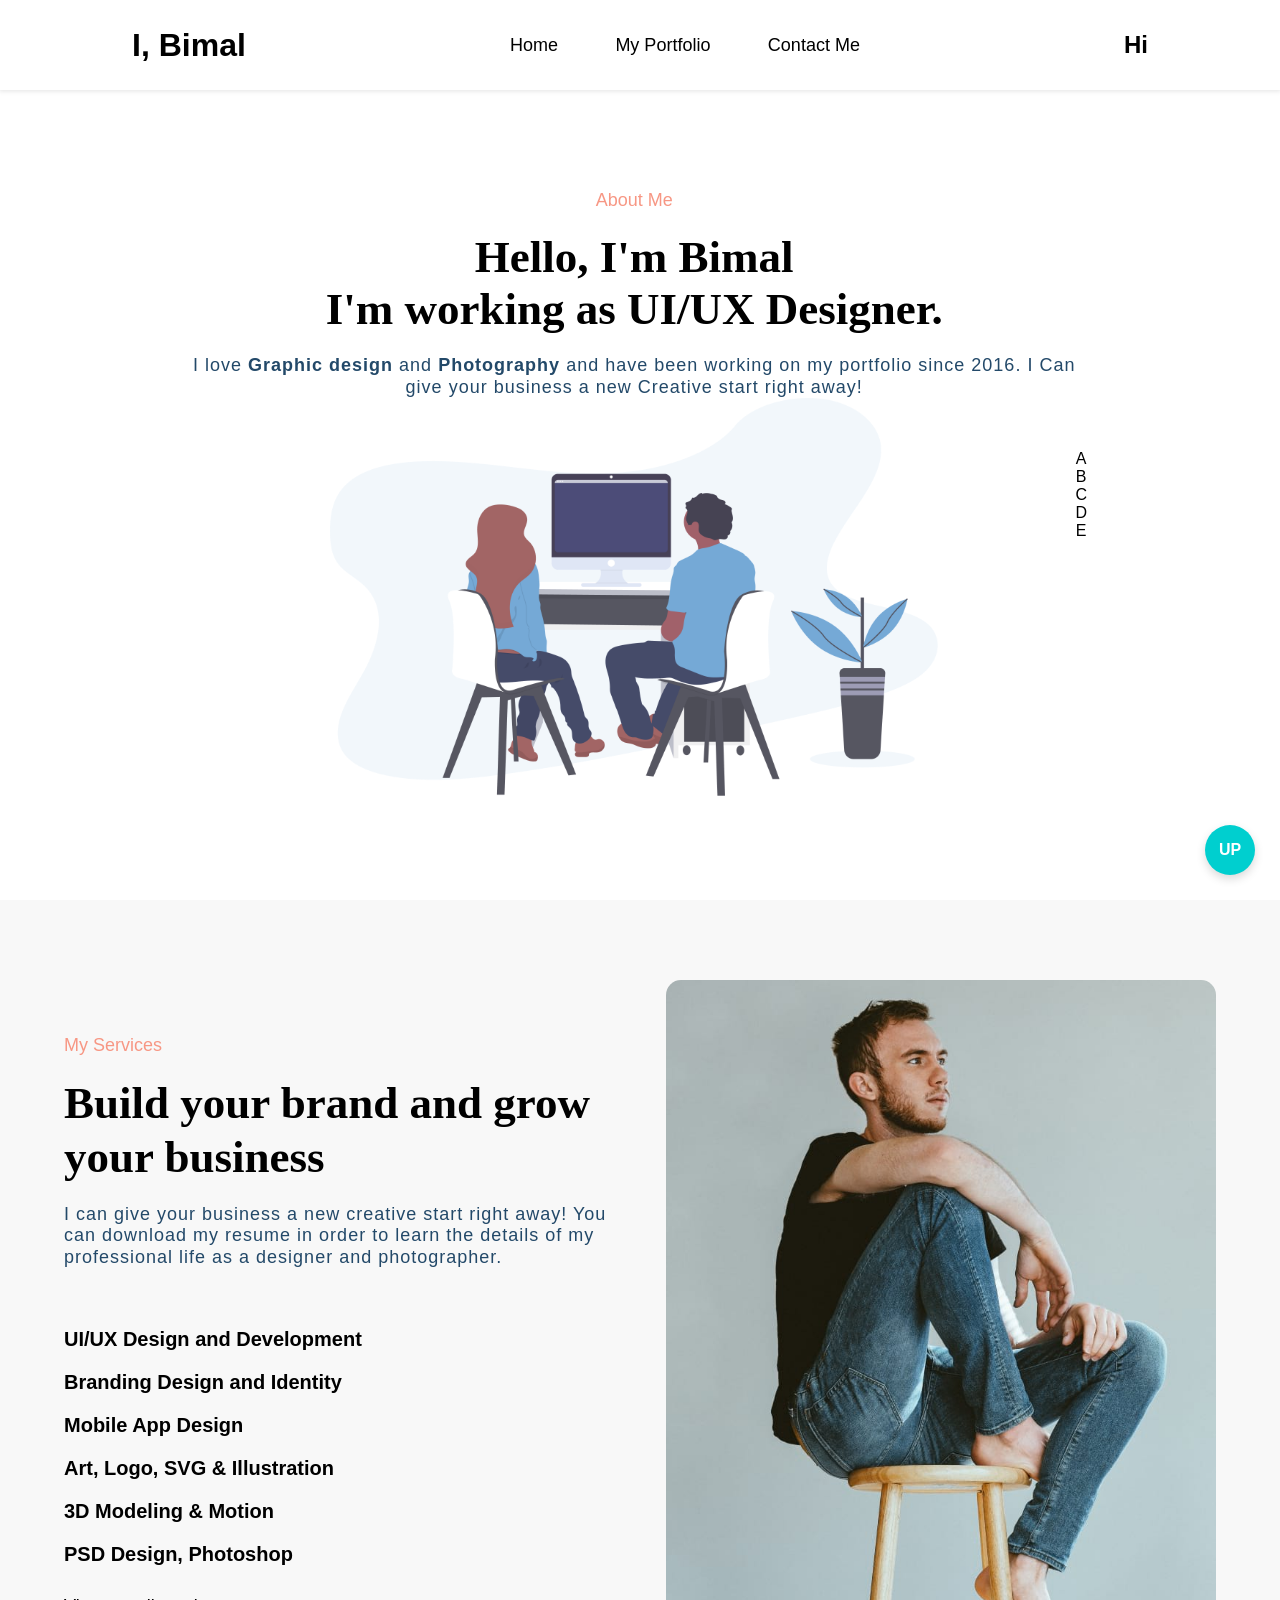
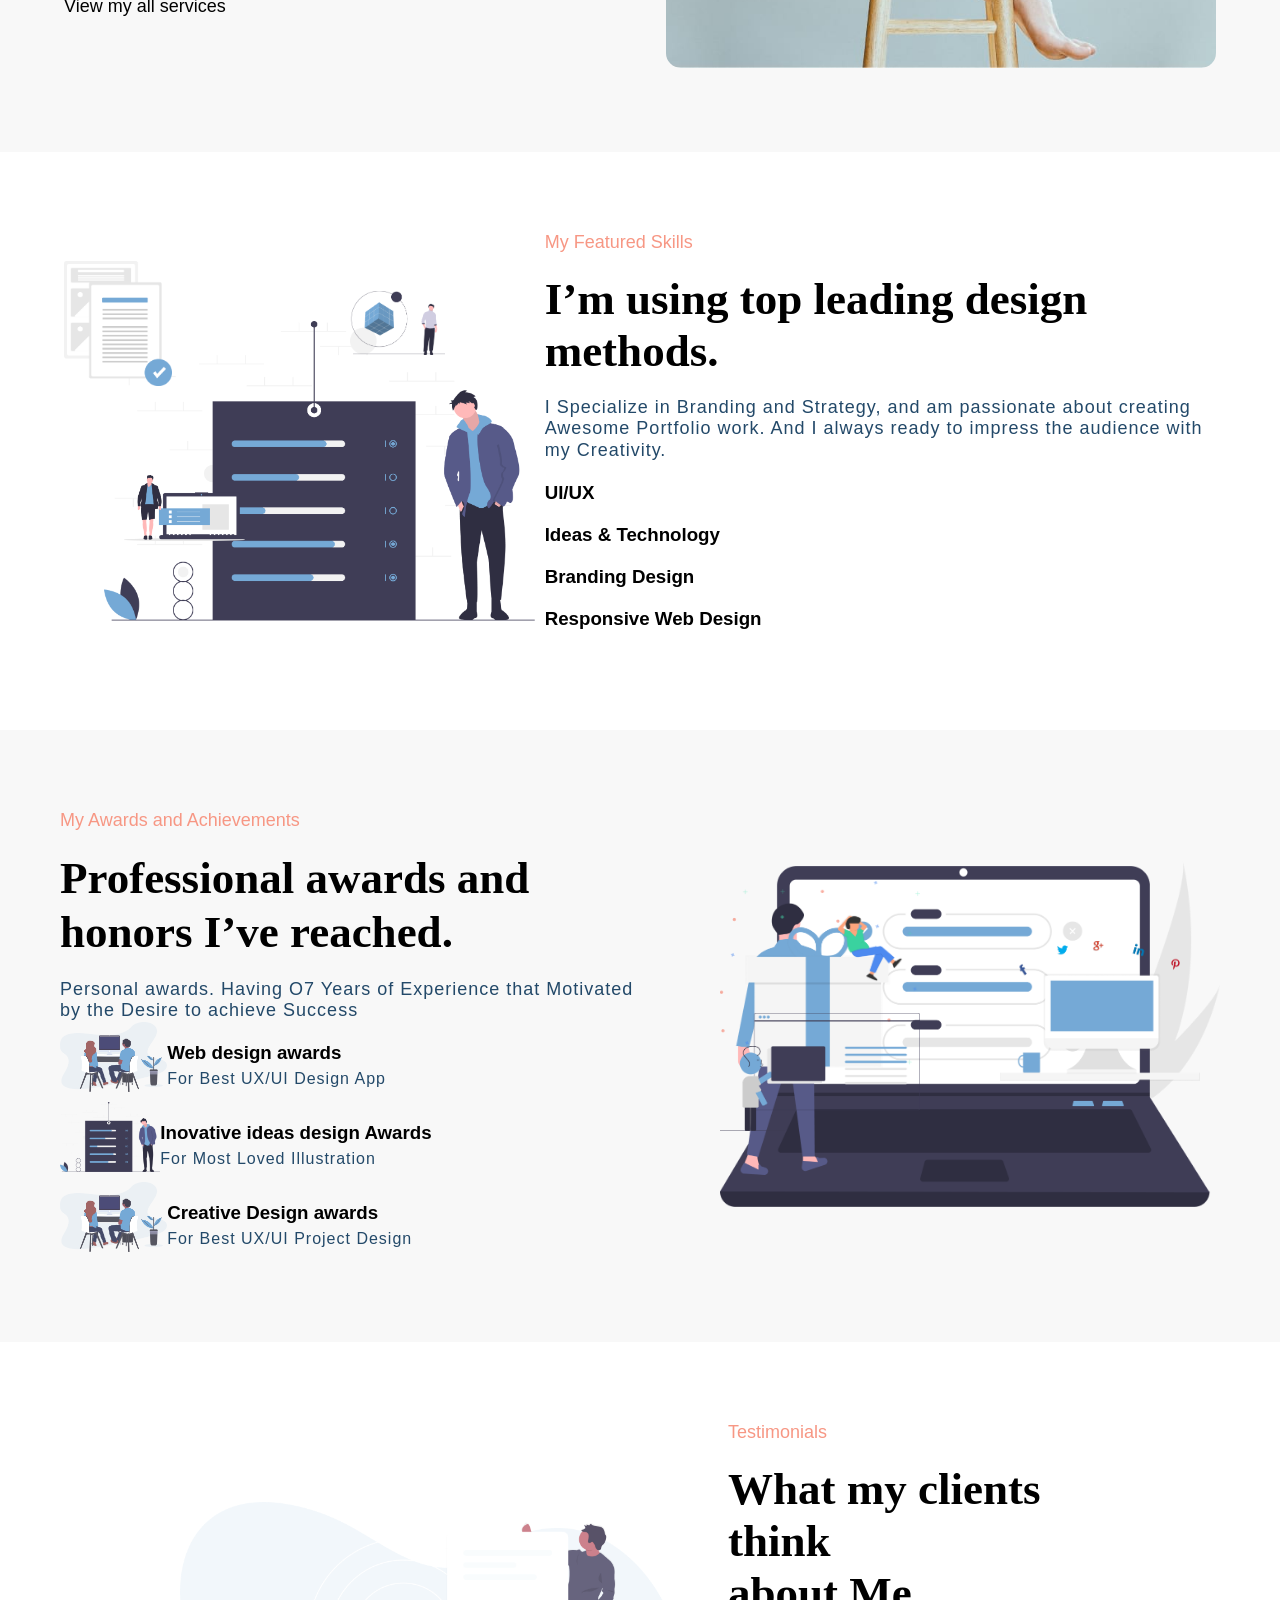
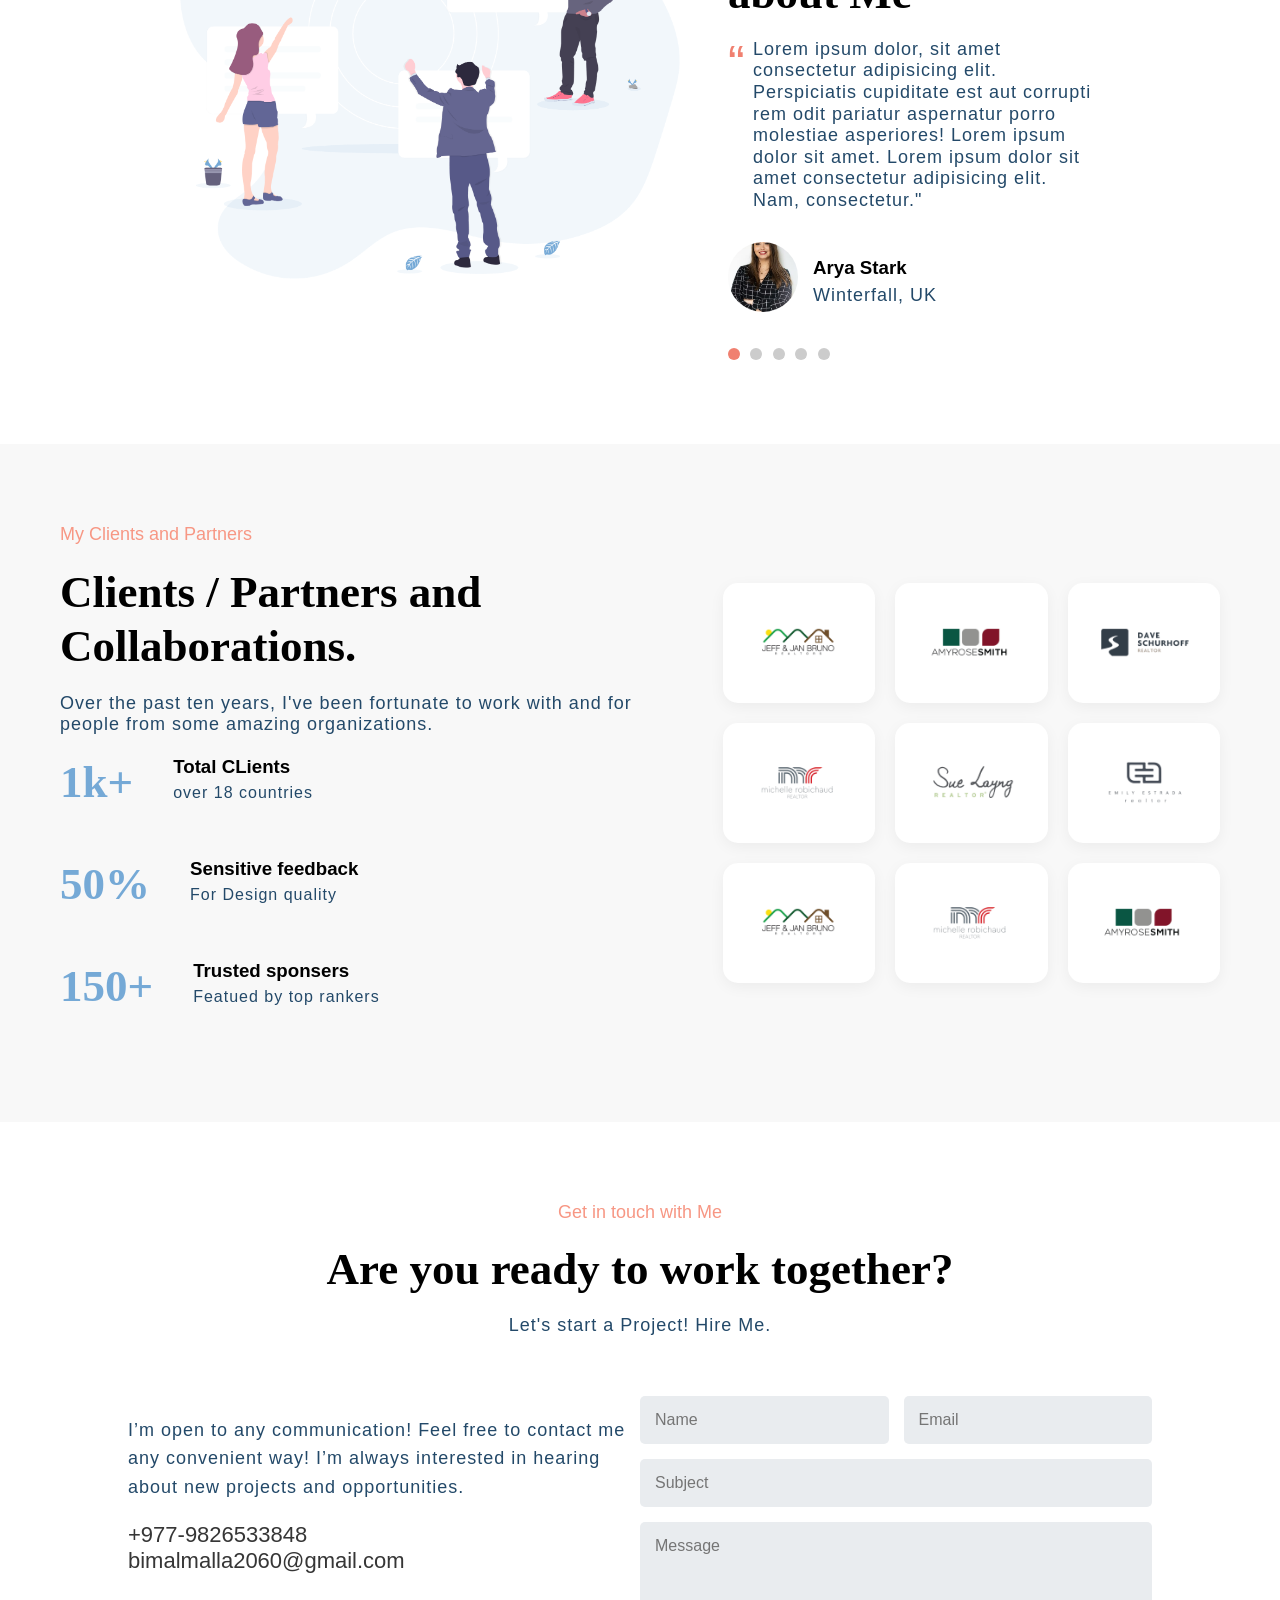
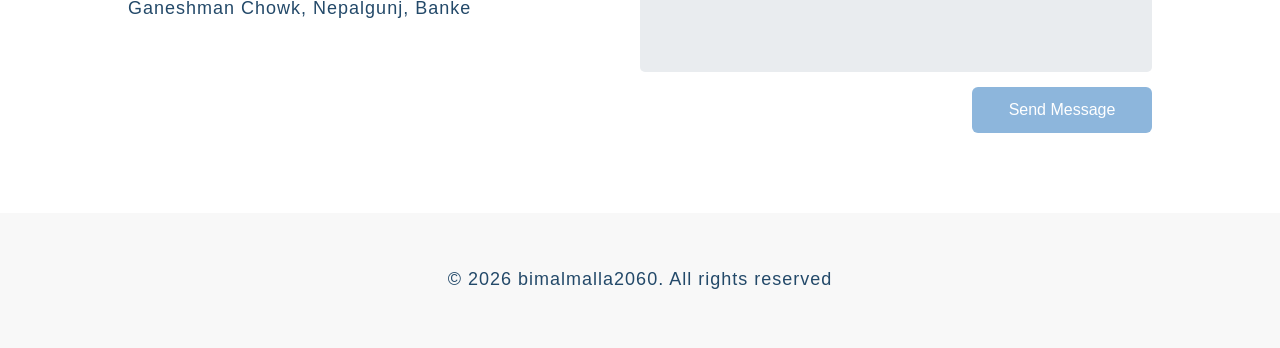
<file: index.html>
<!DOCTYPE html>
<html lang="en">

<head>
    <meta charset="UTF-8">
    <meta name="viewport" content="width=device-width, initial-scale=1.0">
    <link rel="stylesheet" href="style.css">
    <link rel="stylesheet" href="responsive.css">
    <title>I,Bimal</title>

</head>

<body>
    <!-- Preloader -->
    <div id="preloader">
        <div class="loader">
            <div class="loader-circle"></div>
            <span class="loader-text">Loading...</span>
        </div>
    </div>
    <nav>
        <div class="nav-logo">
            <h1><a href="#">I, Bimal</a></h1>
        </div>
        <div>
            <ul class="nav-list">
                <li><a href="#">Home</a></li>
                <li><a href="portfolio.html">My Portfolio</a></li>
                <li><a href="contact.html">Contact Me</a></li>
            </ul>
        </div>
        <div class="nav-icon">
            <h2>Hi</h2>
        </div>
    </nav>
    <div class="container">
        <div class="herosection">
            <div class="main-content">
                <span>About Me</span>
                <h1>Hello, I'm Bimal <br> I'm working as UI/UX Designer.</h1>
                <p>I love <b>Graphic design</b> and <b>Photography</b> and have been working on my portfolio since 2016.
                    I Can <br> give your business a new Creative start right away!</p>
                <img src="./images/banner.png" alt="Banner">
            </div>
            <div class="social">
                <ul>
                    <li><a href="#">A</a></li>
                    <li><a href="#">B</a></li>
                    <li><a href="#">C</a></li>
                    <li><a href="#">D</a></li>
                    <li><a href="#">E</a></li>
                </ul>
            </div>
        </div>
    </div>

    <!-- Services -->

    <div class="s-container">
        <div class="services">
            <div class="text">
                <span>My Services</span>
                <h1>Build your brand and grow your business</h1>
                <p>I can give your business a new creative start right away! You can download my resume in order to
                    learn the details of my professional life as a designer and photographer.</p>
                <ul>
                    <li><a href="#">UI/UX Design and Development</a></li>
                    <li><a href="#">Branding Design and Identity</a></li>
                    <li><a href="#">Mobile App Design</a></li>
                    <li><a href="#">Art, Logo, SVG & Illustration</a></li>
                    <li><a href="#">3D Modeling & Motion</a></li>
                    <li><a href="#">PSD Design, Photoshop</a></li>
                </ul>
                <div class="btn"><a href="">View my all services</a></div>
            </div>
            <div class="img">
                <img src="./images/about.jpg" alt="">
            </div>
        </div>
    </div>

    <!-- Go to top -->
    <div class="go-top">
        <a href="#">UP</a>
    </div>

    <!-- Skills -->
    <div class="skill-section">
        <div class="left-img">
            <img id="d" src="./images/skills.png" alt="">
            <img id="a" src="./images/file.png" alt="">
            <img id="b" src="./images/file1.png" alt="">
            <img id="c" src="./images/file2.png" alt="">
        </div>
        <div class="right-text">
            <span>My Featured Skills</span>
            <h1>I’m using top leading design methods.</h1>
            <p>I Specialize in Branding and Strategy, and am passionate about creating Awesome Portfolio work. And I
                always ready to impress the audience with my Creativity.</p>
            <div>
                <h3>UI/UX</h3>
                <h3>Ideas & Technology</h3>
                <h3>Branding Design
                </h3>
                <h3>Responsive Web Design</h3>

            </div>
        </div>
    </div>
    <!-- achievement -->
    <div class="a-container">
        <div class="box">
            <div class="left-text">
                <span>My Awards and Achievements</span>
                <h1 style="line-height: 1.2;">Professional awards and honors I’ve reached.</h1>
                <p>Personal awards. Having O7 Years of Experience that Motivated by the Desire to achieve Success</p>
                <div class="achive">
                    <div class="acv">
                        <img src="./images/banner.png" alt="">
                        <div>
                            <h3>Web design awards</h3>
                            <p>For Best UX/UI Design App</p>
                        </div>
                    </div>
                    <div class="acv">
                        <img src="./images/skills.png" alt="">
                        <div>
                            <h3>Inovative ideas design Awards</h3>
                            <p>For Most Loved Illustration</p>
                        </div>
                    </div>
                    <div class="acv">
                        <img src="./images/banner.png" alt="">
                        <div>
                            <h3>Creative Design awards</h3>
                            <p>For Best UX/UI Project Design</p>
                        </div>
                    </div>
                </div>
            </div>
            <div class="right-img">
                <img id="aw" src="./images/award.png" alt="">
                <img id="aw1" src="./images/award1.png" alt="">
                <img id="aw2" src="./images/award2.png" alt="">
                <img id="aw3" src="./images/awards.png" alt="">

            </div>
        </div>
    </div>
    <section>
        <div class="testimonials">
            <div class="leftimg">
                <img src="./images/clients.png" alt="">
            </div>
            <div class="righttext">
                <span>Testimonials</span>
                <h1>What my clients think <br>about Me</h1>
                <p>Lorem ipsum dolor, sit amet consectetur adipisicing elit. Perspiciatis cupiditate est aut corrupti
                    rem odit pariatur aspernatur porro molestiae asperiores! Lorem ipsum dolor sit amet. Lorem ipsum
                    dolor sit amet consectetur adipisicing elit. Nam, consectetur."</p>
                <div class="man">

                    <div class="testi-logo">
                        <img src="./images/team4.jpg" alt="">
                    </div>
                    <div class="tesi-name">
                        <h3>Arya Stark</h3>
                        <p>Winterfall, UK</p>
                    </div>
                </div>
                <div class="dots">
                    <span class="active"></span>
                    <span></span>
                    <span></span>
                    <span></span>
                    <span></span>
                </div>
            </div>
        </div>
    </section>
    <!-- clients and partners -->
    <section>
        <div class="a-container">
            <div class="box">
                <div class="left-text">
                    <span>My Clients and Partners</span>
                    <h1 style="line-height: 1.2;">Clients / Partners and Collaborations.</h1>
                    <p>Over the past ten years, I've been fortunate to work with and for people from some amazing
                        organizations.</p>
                    <div class="achive clients">
                        <div class="acv">
                            <h1>1k+</h1>
                            <div>
                                <h3>Total CLients</h3>
                                <p>over 18 countries</p>
                            </div>
                        </div>
                        <div class="acv">
                            <h1>50%</h1>
                            <div>
                                <h3>Sensitive feedback</h3>
                                <p>For Design quality</p>
                            </div>
                        </div>
                        <div class="acv">
                            <h1>150+</h1>
                            <div>
                                <h3>Trusted sponsers</h3>
                                <p>Featued by top rankers</p>
                            </div>
                        </div>
                    </div>
                </div>
                <div class="partner-img">
                    <div class="partners">
                        <img src="./images/client1.png" alt="">
                    </div>
                    <div class="partners">
                        <img src="./images/client2.png" alt="">
                    </div>
                    <div class="partners">
                        <img src="./images/client3.png" alt="">
                    </div>
                    <div class="partners">
                        <img src="./images/client4.png" alt="">
                    </div>
                    <div class="partners">
                        <img src="./images/client5.png" alt="">
                    </div>
                    <div class="partners">
                        <img src="./images/client6.png" alt="">
                    </div>
                    <div class="partners">
                        <img src="./images/client1.png" alt="">
                    </div>
                    <div class="partners">
                        <img src="./images/client4.png" alt="">
                    </div>
                    <div class="partners">
                        <img src="./images/client2.png" alt="">
                    </div>

                </div>
            </div>
        </div>
    </section>
    <section class="contact">
        <div class="contact-section">
            <div class="top">
                <span>Get in touch with Me</span>
                <h1>Are you ready to work together?</h1>
                <p>Let's start a Project! Hire Me.</p>
            </div>
            <div class="contact-info">
                <div>
                    <p>I’m open to any communication! Feel free to contact me any convenient way! I’m always interested
                        in hearing about new projects and opportunities.</p>
                    <a href="tel:+9779826533848">+977-9826533848</a> <br>
                    <a href="mailto:bimalmalla2060@gmail.com">bimalmalla2060@gmail.com</a>
                    <p>Ganeshman Chowk, Nepalgunj, Banke</p>
                </div>
                <div class="form-box">
                    <form action="">
                        <div class="row">
                            <input type="text" placeholder="Name" required>
                            <input type="email" placeholder="Email" required>
                        </div>

                        <input type="text" placeholder="Subject">
                        <textarea rows="5" cols="40" maxlength="200" minlength="10" placeholder="Message"
                            required></textarea>
                        <button>Send Message</button>
                    </form>
                </div>
            </div>
        </div>
    </section>
    <footer>
        <p> &copy; 2026 bimalmalla2060. All rights reserved</p>
    </footer>

    <script>
        window.addEventListener('load', function() {
            const preloader = document.getElementById('preloader');
            setTimeout(() => {
                preloader.classList.add('hidden');
            }, 1500); // 1.5 seconds delay to show the effect
        });
    </script>
</body>

</html>
</file>
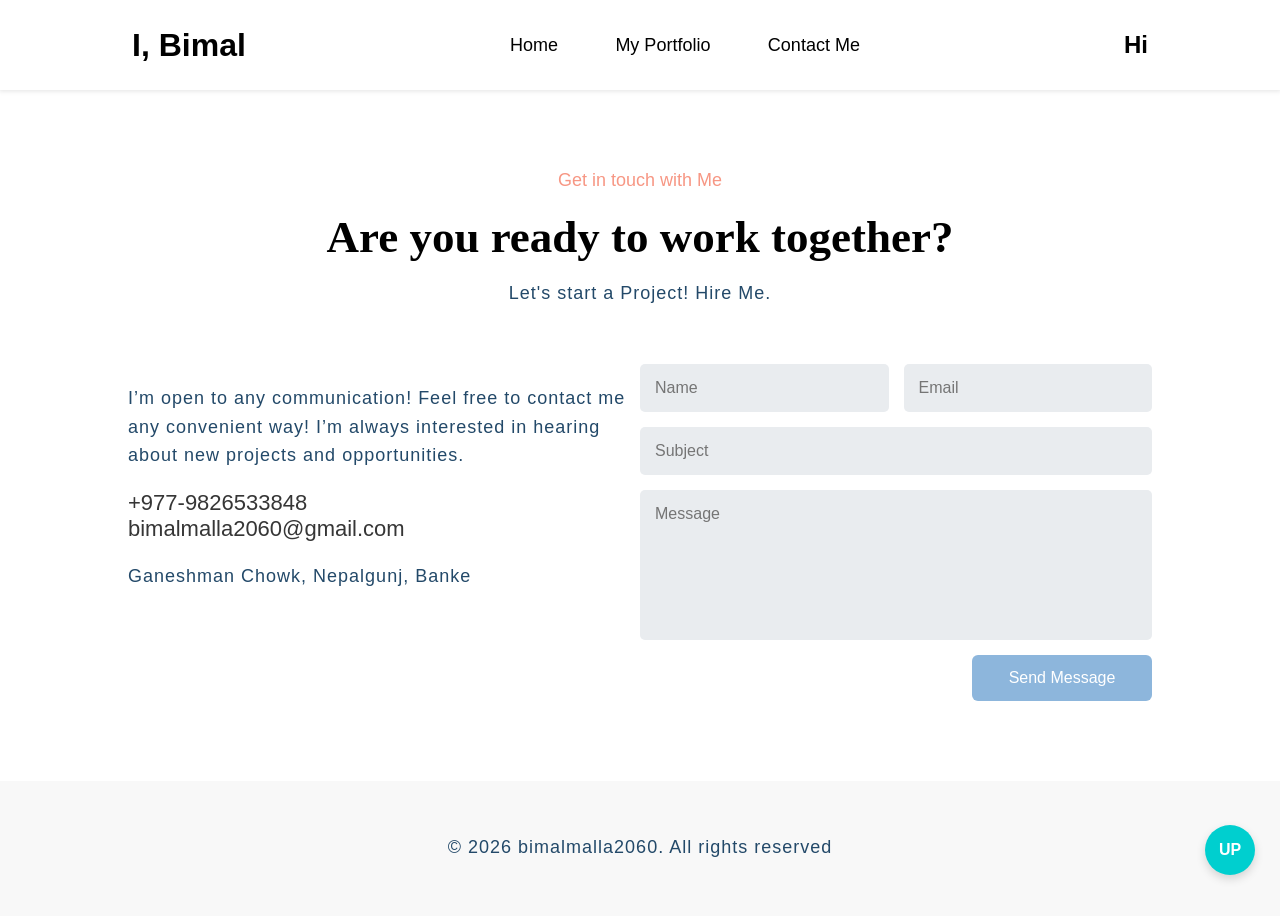
<file: contact.html>
<!DOCTYPE html>
<html lang="en">

<head>
    <meta charset="UTF-8">
    <meta name="viewport" content="width=device-width, initial-scale=1.0">
    <link rel="stylesheet" href="style.css">
    <link rel="stylesheet" href="responsive.css">
    <title>I,Bimal</title>
</head>

<body>
    <nav>
        <div class="nav-logo">
            <h1><a href="index.html">I, Bimal</a></h1>
        </div>
        <div>
            <ul class="nav-list">
                <li><a href="index.html">Home</a></li>
                <li><a href="portfolio.html">My Portfolio</a></li>
                <li><a href="contact.html">Contact Me</a></li>
            </ul>
        </div>
        <div class="nav-icon">
            <h2>Hi</h2>
        </div>
    </nav>
    <section class="contact">
        <div class="contact-section">
            <div class="top">
                <span>Get in touch with Me</span>
                <h1>Are you ready to work together?</h1>
                <p>Let's start a Project! Hire Me.</p>
            </div>
            <div class="contact-info">
                <div>
                    <p>I’m open to any communication! Feel free to contact me any convenient way! I’m always interested
                        in hearing about new projects and opportunities.</p>
                    <a href="tel:+9779826533848">+977-9826533848</a> <br>
                    <a href="mailto:bimalmalla2060@gmail.com">bimalmalla2060@gmail.com</a>
                    <p>Ganeshman Chowk, Nepalgunj, Banke</p>
                </div>
                <div class="form-box">
                    <form action="">
                        <div class="row">
                            <input type="text" placeholder="Name" required>
                            <input type="email" placeholder="Email" required>
                        </div>

                        <input type="text" placeholder="Subject">
                        <textarea rows="5" cols="40" maxlength="200" minlength="10" placeholder="Message"
                            required></textarea>
                        <button>Send Message</button>
                    </form>
                </div>
            </div>
        </div>
    </section>
    <!-- Go to top -->
    <div class="go-top">
        <a href="#">UP</a>
    </div>
    <footer>
        <p> &copy; 2026 bimalmalla2060. All rights reserved</p>
    </footer>
</body>

</html>
</file>
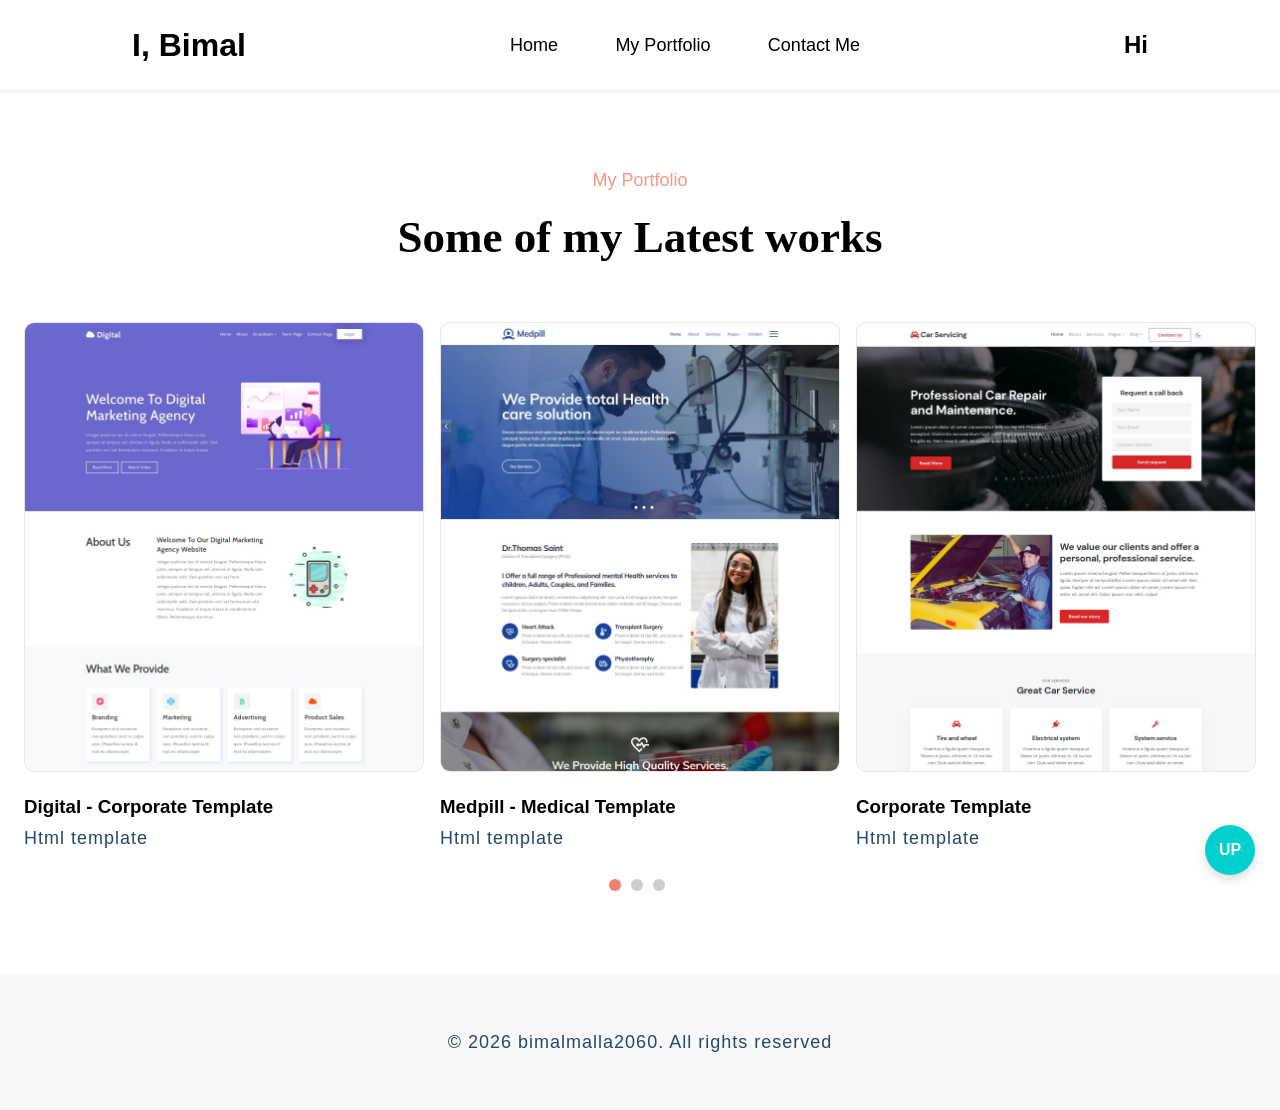
<file: portfolio.html>
<!DOCTYPE html>
<html lang="en">

<head>
    <meta charset="UTF-8">
    <meta name="viewport" content="width=device-width, initial-scale=1.0">
    <link rel="stylesheet" href="style.css">
    <link rel="stylesheet" href="responsive.css">
    <title>I,Bimal</title>
</head>

<body>
    <nav>
        <div class="nav-logo">
            <h1><a href="index.html">I, Bimal</a></h1>
        </div>
        <div>
            <ul class="nav-list">
                <li><a href="index.html">Home</a></li>
                <li><a href="portfolio.html">My Portfolio</a></li>
                <li><a href="contact.html">Contact Me</a></li>
            </ul>
        </div>
        <div class="nav-icon">
            <h2>Hi</h2>
        </div>
    </nav>
    <section>
        <div class="portfolio contact">
            <div class="top">

                <span>My Portfolio</span>
                <h1>Some of my Latest works</h1>
            </div>
            <div class="works">
                <div class="work">
                    <img src="./images/template1.jpg" alt="">
                    <h3>Digital - Corporate Template</h3>
                    <p>Html template</p>
                </div>
                <div class="work">
                    <img src="./images/template3.jpg" alt="">
                    <h3>Medpill - Medical Template</h3>
                    <p>Html template</p>
                </div>
                <div class="work">
                    <img src="./images/template6.jpg" alt="">
                    <h3>Corporate Template</h3>
                    <p>Html template</p>
                </div>

            </div>
            <div class="dots port-dots">
                <span class="active"></span>
                <span></span>
                <span></span>
            </div>
        </div>
    </section>
    <!-- Go to top -->
    <div class="go-top">
        <a href="#">UP</a>
    </div>
    <footer>
        <p> &copy; 2026 bimalmalla2060. All rights reserved</p>
    </footer>
</body>

</html>
</file>
<file: style.css>
* {
    margin: 0;
    padding: 0;
    box-sizing: border-box;
    font-family: 'Work Sans', sans-serif;
}

html {
    scroll-behavior: smooth;
}

p {
    color: #234969;
    font-size: 18px;
    line-height: 1.2;
    letter-spacing: 1px;
}

h1 {
    font-family: 'Libre Baskerville', serif;
    font-size: 45px;
    font-weight: 700;
    margin: 20px 0;
}

a {
    color: black;
    text-decoration: none;
}

ul {
    list-style: none;
}

nav {
    height: 90px;
    width: 100%;
    display: flex;
    justify-content: space-around;
    align-items: center;
    position: sticky;
    z-index: 99;
    top: 0;
    background-color: rgb(255, 255, 255);
    box-shadow: 0px 0px 5px 1px rgb(227, 227, 227);
}

.nav-logo h1 {
    font-size: 32px;
}

.nav-list {
    width: 350px;
    display: flex;
    justify-content: space-between;
}

.nav-list a {
    font-size: 18px;
}

.nav-list a:hover {
    color: rgb(0, 207, 207);

}

.container {
    margin: 0 auto;
    max-width: 1200px;
    padding: 0 40px;
}

.herosection {
    display: flex;
    justify-content: center;
    align-items: center;
    text-align: center;
    min-height: calc(100vh - 90px);
    padding: 60px 0;
}

span {
    color: #f79784;
    font-size: 18px;
}

.main-content img {
    width: 38rem;
}

/* Services */
.s-container {
    background-color: rgb(248, 248, 248);
    padding: 80px 0;
}

.services {
    width: 90%;
    max-width: 1200px;
    margin: auto;
    display: flex;
    gap: 1.5rem;
    align-items: center;
}

.text h1 {
    line-height: 1.2;
}

.text p {
    padding-bottom: 40px;
}

.text ul li {
    margin-top: 20px;
    font-size: 20px;
    font-weight: 600;
}

.btn {
    font-size: 18px;
    margin: 30px 0px 0px;
}

.img img {
    width: 550px;
    /* margin-right: 160px; */
    border-radius: 15px;
}

.go-top a {
    background-color: rgb(0, 207, 207);
    width: 50px;
    height: 50px;
    border-radius: 50%;
    position: fixed;
    right: 25px;
    bottom: 25px;
    display: flex;
    justify-content: center;
    align-items: center;
    color: white;
    font-weight: 600;
    box-shadow: 0 4px 10px rgba(0, 0, 0, 0.15);
    z-index: 999;
    transition: all 0.3s ease;
}

.go-top a:hover {
    background-color: rgb(0, 175, 175);
    transform: translateY(-5px);
    box-shadow: 0 6px 15px rgba(0, 0, 0, 0.25);
}

/* Skills */
.skill-section {
    padding: 80px 0;
    max-width: 1200px;
    width: 90%;
    margin: auto;
    display: flex;
    justify-content: center;
    gap: 50px;
    align-items: center;
}

.left-img {
    min-height: 400px;
    width: 80%;
    position: relative;
}

#a {
    width: 25%;
    max-width: 180px;
    position: absolute;
    top: 20px;
}

#b {
    width: 22%;
    max-width: 150px;
    position: absolute;
    top: 50px;
    right: 50px;
}

#c {
    width: 28%;
    max-width: 200px;
    position: absolute;
    left: 60px;
    bottom: 100px;
}

#d {
    width: 100%;
    max-width: 500px;
    position: absolute;
    top: 80px;
    left: 40px;
}

h3 {
    font-weight: 600;
    margin: 20px 0px;
}

/* achievement */

.a-container {
    background-color: rgb(248, 248, 248);
    padding: 80px 0;
}

.box {
    display: flex;
    max-width: 1200px;
    margin: 0 auto;
    padding: 0 20px;
    gap: 60px;
    justify-content: center;
    align-items: center;
}

.acv {
    img {
        height: 70px;
    }

    display: flex;
    padding-bottom: 10px;

    p {
        font-size: 16px;
        margin-top: -15px;
    }
}

.right-img {
    position: relative;
}

#aw {
    width: 200px;
    position: absolute;
    top: 20px;
}

#aw1 {
    width: 200px;
    position: absolute;
    right: 20px;
    top: 80px;
}

#aw2 {
    width: 200px;
    position: absolute;
    bottom: 80px;
}

#aw3 {
    width: 500px;
    /* position: relative; */
    /* bottom: -100px; */
}

/* ---------Testimonils----------- */
.testimonials {
    display: flex;
    max-width: 1000px;
    margin: 80px auto;
    padding: 0 40px;
    align-items: center;
    gap: 3rem;
}

.leftimg img {
    width: 500px;
}

.man {
    display: flex;
    align-items: center;
    gap: 15px;
    margin: 30px 0px;
}

.testi-logo img {
    width: 70px;
    height: 70px;
    border-radius: 50%;
    object-fit: cover;
}

.tesi-name h3 {
    margin: 6px 0px;
}

.righttext>p:first-of-type {
    position: relative;
    padding-left: 25px;
}

.righttext>p:first-of-type::before {
    content: "“";
    position: absolute;
    left: 0;
    top: -5px;
    font-size: 50px;
    color: #f08070;
}

.dots {
    margin-top: 15px;
}

.dots span {
    height: 12px;
    width: 12px;
    background: #ccc;
    display: inline-block;
    border-radius: 50%;
    margin-right: 6px;
}

.dots span:active {
    background: #f08070;

}

.dots span.active {
    background: #f08070;
}

/* ------clints and achievments----- */
.clients .acv h1 {
    color: #75a9d6;
    margin-right: 2.5rem;
}

.partner-img {
    display: grid;
    grid-template-columns: repeat(3, 1fr);
    grid-template-rows: repeat(3, 120px);
    gap: 20px;
}

.partners {
    background-color: #fff;
    border-radius: 15px;
    display: flex;
    justify-content: center;
    align-items: center;
    padding: 20px;
    box-shadow: 0 4px 15px rgba(0, 0, 0, 0.05);
    transition: transform 0.3s ease;
}

.partners:hover {
    transform: translateY(-5px);
}

.partner-img img {
    max-width: 100%;
    max-height: 100%;
    object-fit: contain;
}

/* ------contact----------- */

.contact {
    padding: 5rem 0;
}

.contact-section {
    width: 80%;
    margin: auto;
}

.top {
    text-align: center;
    margin-bottom: 3.7rem;
}

.contact-info {
    display: flex;
    align-self: flex-start;
}


.contact-info>div:first-child {
    flex: 1;
}

.contact-info div a {
    font-size: 22px;
    color: rgb(54, 54, 54);
    text-decoration: none;
}

.contact-info div p {
    margin: 20px 0;
    line-height: 1.6;
}

.form-box {
    flex: 1;
}

.form-box form {
    display: flex;
    flex-direction: column;
    gap: 15px;
}

.row {
    display: flex;
    gap: 15px;
}


input,
textarea {
    width: 100%;
    padding: 15px;
    border: none;
    background: #e9ecef;
    border-radius: 5px;
    font-size: 16px;
    outline: none;
}

textarea {
    height: 150px;
    resize: none;
}

button {
    width: 180px;
    padding: 14px;
    border: none;
    background: #8db6dc;
    color: white;
    font-size: 16px;
    border-radius: 6px;
    cursor: pointer;
    align-self: flex-end;
}

/* --portfolio*-- */
.works {
    display: flex;
    justify-content: center;
    align-items: center;

    gap: 1rem;
}

.works img {
    width: 25rem;
    border: solid rgb(243, 226, 226) 1px;
    border-radius: 10px;
}

.work p {
    line-height: 0;
}

.work:hover {
    color: rgb(0, 207, 207);

}

.port-dots {
    padding-top: 1.5rem;
    text-align: center;
}

footer {
    height: 15vh;

    background-color: rgb(248, 248, 248);
    display: flex;
    align-items: center;
    justify-content: center;
}

/* --- Preloader --- */
#preloader {
    position: fixed;
    top: 0;
    left: 0;
    width: 100%;
    height: 100vh;
    background-color: rgb(255, 255, 255);
    z-index: 9999;
    display: flex;
    justify-content: center;
    align-items: center;
    transition: opacity 0.5s ease-out, visibility 0.5s ease-out;
}

#preloader.hidden {
    opacity: 0;
    visibility: hidden;
}

.loader {
    display: flex;
    flex-direction: column;
    align-items: center;
    gap: 15px;
}

.loader-circle {
    width: 60px;
    height: 60px;
    border: 5px solid rgb(227, 227, 227);
    border-top: 5px solid rgb(0, 207, 207);
    border-radius: 50%;
    animation: spin 1s linear infinite;
}

.loader-text {
    font-size: 18px;
    font-weight: 600;
    color: #234969;
    letter-spacing: 2px;
}

@keyframes spin {
    0% { transform: rotate(0deg); }
    100% { transform: rotate(360deg); }
}
</file>
<file: responsive.css>
@media screen and (max-width:850px) {
    .container {
        margin: 0px 20px;
    }

    .box {
        margin: 0px 20px;
        gap: 40px;
        flex-direction: column;
        height: auto;
        padding: 40px 0;
    }

    .s-container,
    .a-container {
        height: auto;
        padding: 40px 0;
    }

    h1 {
        font-size: 32px;
    }

    p {
        font-size: 16px;
    }

    /* Nav */
    nav {
        flex-direction: column;
        height: auto;
        padding: 15px 10px;
        gap: 10px;
        position: relative;
    }

    .nav-list {
        width: 100%;
        justify-content: center;
        gap: 10px;
        flex-wrap: wrap;
    }

    .nav-icon {
        display: none;
    }

    /* Hero */
    .herosection {
        height: auto;
        min-height: 100vh;
        flex-direction: column-reverse;
        padding: 40px 0;
    }

    .main-content {
        margin-top: 40px;
    }

    .main-content img {
        width: 100%;
        max-width: 450px;
    }

    .social ul {
        margin-top: 20px;
        display: flex;
        flex-direction: row;
        justify-content: center;
        gap: 15px;
    }

    .social ul li {
        font-size: 20px;
        letter-spacing: normal;
    }

    /* Services */
    .services {
        flex-direction: column;
        height: auto;
        width: 90%;
        gap: 30px;
    }

    .img img {
        width: 100%;
        max-width: 450px;
    }

    /* Skills */
    .skill-section {
        height: auto;
        flex-direction: column-reverse;
        gap: 40px;
        width: 90%;
        padding: 60px 0;
    }

    .left-img {
        width: 100%;
        min-height: 350px;
        position: relative;
        display: block;
    }

    #d {
        position: relative;
        width: 80%;
        max-width: 350px;
        top: 60px;
        left: 10%;
        display: block;
    }

    #a {
        position: absolute;
        width: 25%;
        max-width: 120px;
        top: 0;
        left: 5%;
    }

    #b {
        position: absolute;
        width: 22%;
        max-width: 100px;
        top: 30px;
        right: 5%;
    }

    #c {
        position: absolute;
        width: 28%;
        max-width: 140px;
        bottom: 50px;
        left: 15%;
    }

    /* Achievement */
    .acv {
        flex-direction: row;
        align-items: flex-start;
        text-align: left;
    }

    .acv img {
        margin-right: 15px;
        margin-bottom: auto;
    }

    .right-img {
        position: relative;
        width: 100%;
        min-height: 400px;
        display: block;
        margin-top: 20px;
    }

    #aw3 {
        position: relative;
        width: 70%;
        max-width: 350px;
        top: 150px;
        left: 15%;
        display: block;
    }

    #aw {
        position: absolute;
        width: 35%;
        max-width: 150px;
        top: 20px;
        left: 0;
    }

    #aw1 {
        position: absolute;
        width: 35%;
        max-width: 150px;
        right: 0;
        top: 80px;
    }

    #aw2 {
        position: absolute;
        width: 35%;
        max-width: 150px;
        bottom: 20px;
        left: 0;
    }

    /* Testimonials */
    .testimonials {
        flex-direction: column-reverse;
        margin: 50px 20px;
        gap: 30px;
        text-align: center;
    }

    .leftimg img {
        width: 100%;
        max-width: 400px;
    }

    .man {
        justify-content: center;
    }

    .righttext>p:first-of-type {
        text-align: left;
    }

    /* Clients */
    .partner-img {
        grid-template-columns: repeat(2, 1fr);
        grid-template-rows: auto;
        gap: 10px;
        width: 100%;
    }

    .achive {
        display: flex;
        flex-wrap: wrap;
        gap: 2rem;
    }

    .partner-img img {
        height: auto;
    }

    .clients .acv {
        flex-direction: column;

    }

    .clients .acv h1 {
        margin-right: 0;
        margin-bottom: 5px;
    }

    /* Contact */
    .contact-info {
        flex-direction: column;
        gap: 30px;
    }

    .row {
        flex-direction: column;
    }

    .contact-section {
        width: 90%;
    }

    button {
        width: 100%;
    }

    /* Works / Portfolio */
    .works {
        flex-direction: column;
    }

    .works img {
        width: 100%;
        max-width: 400px;
    }
}
</file>
